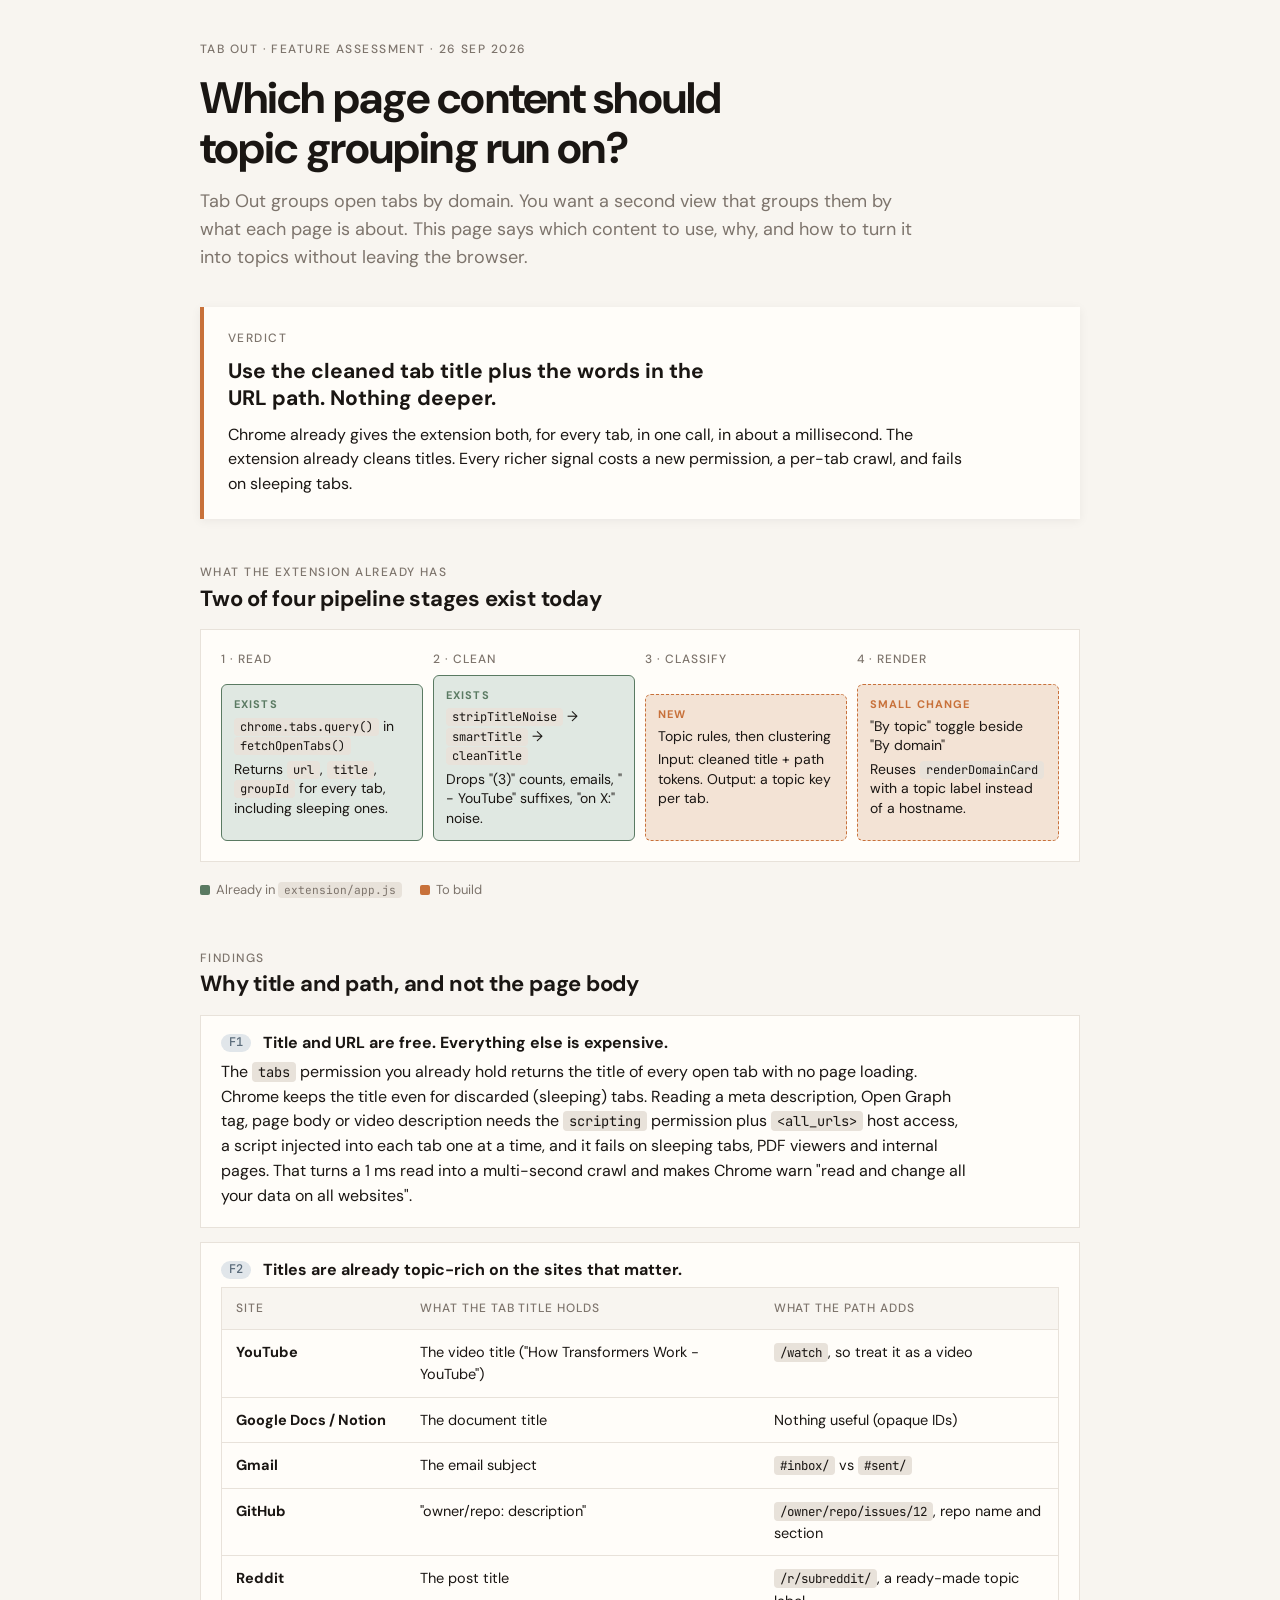
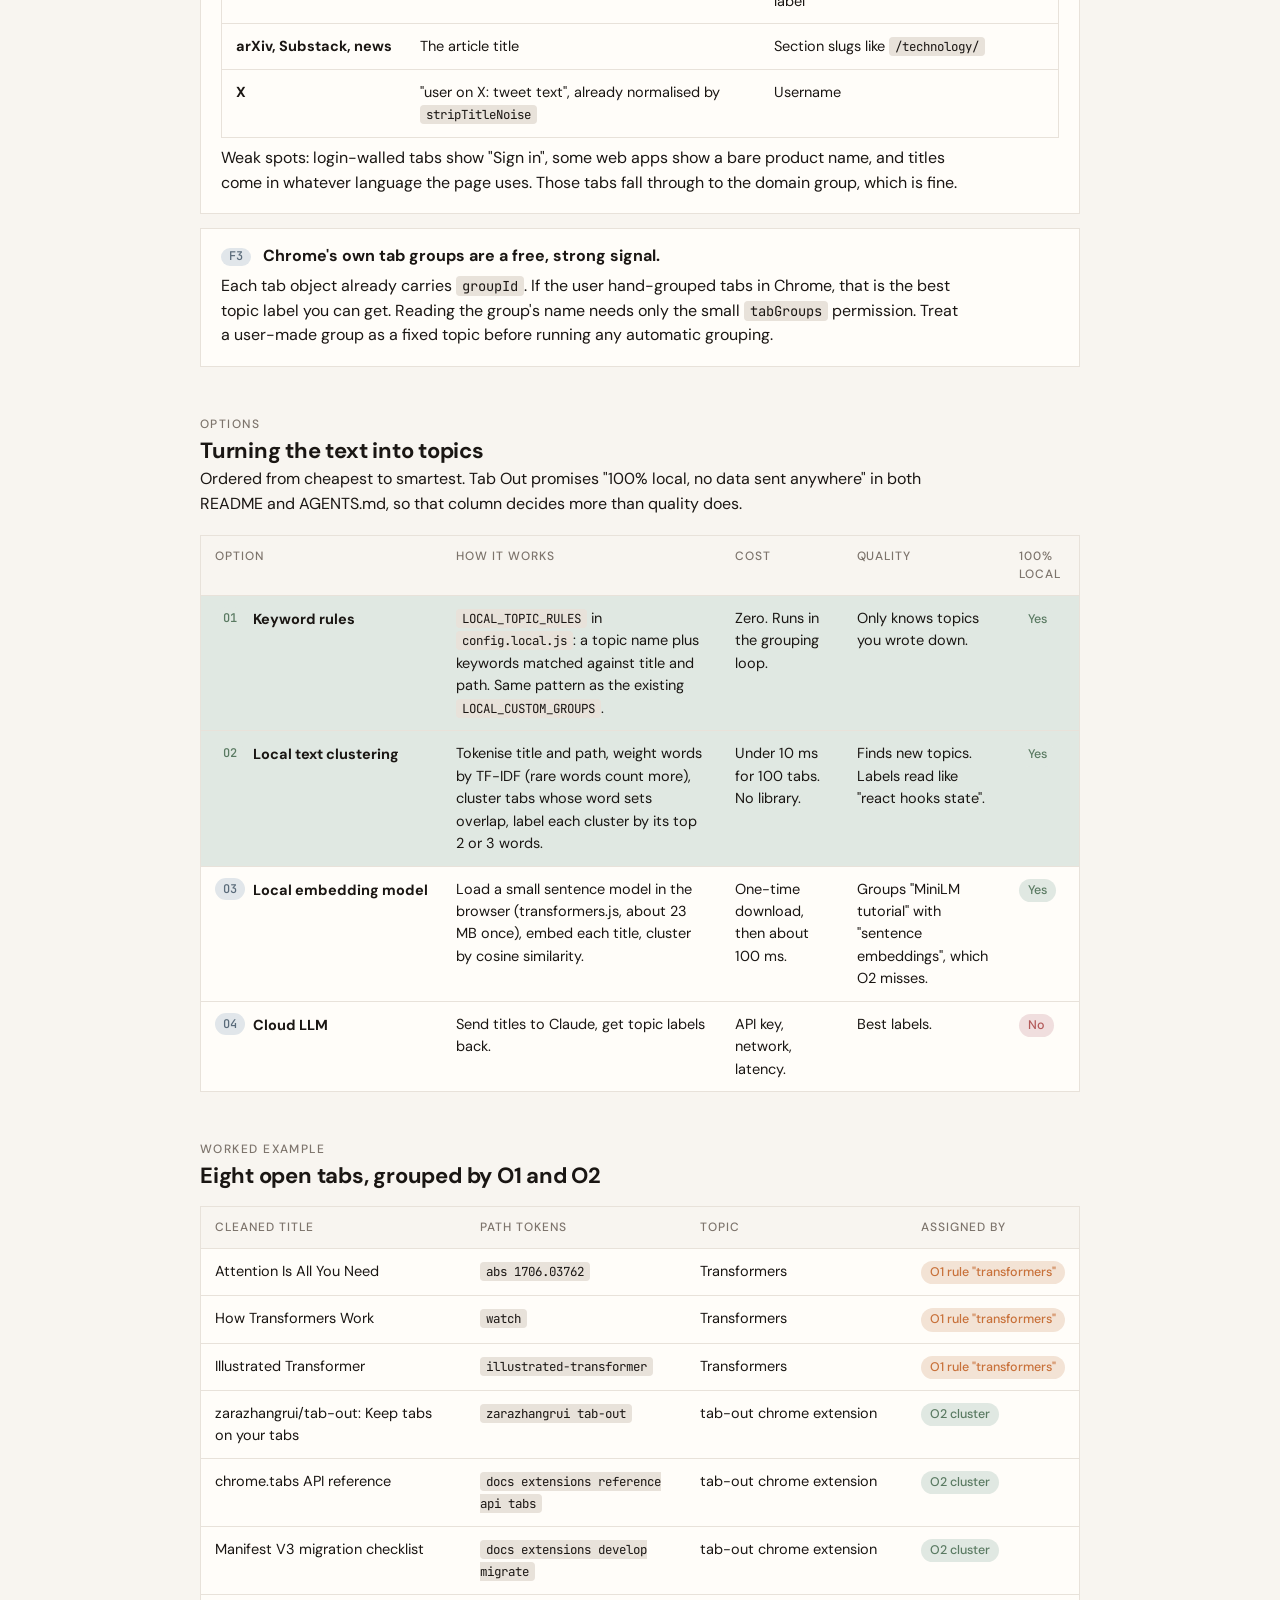
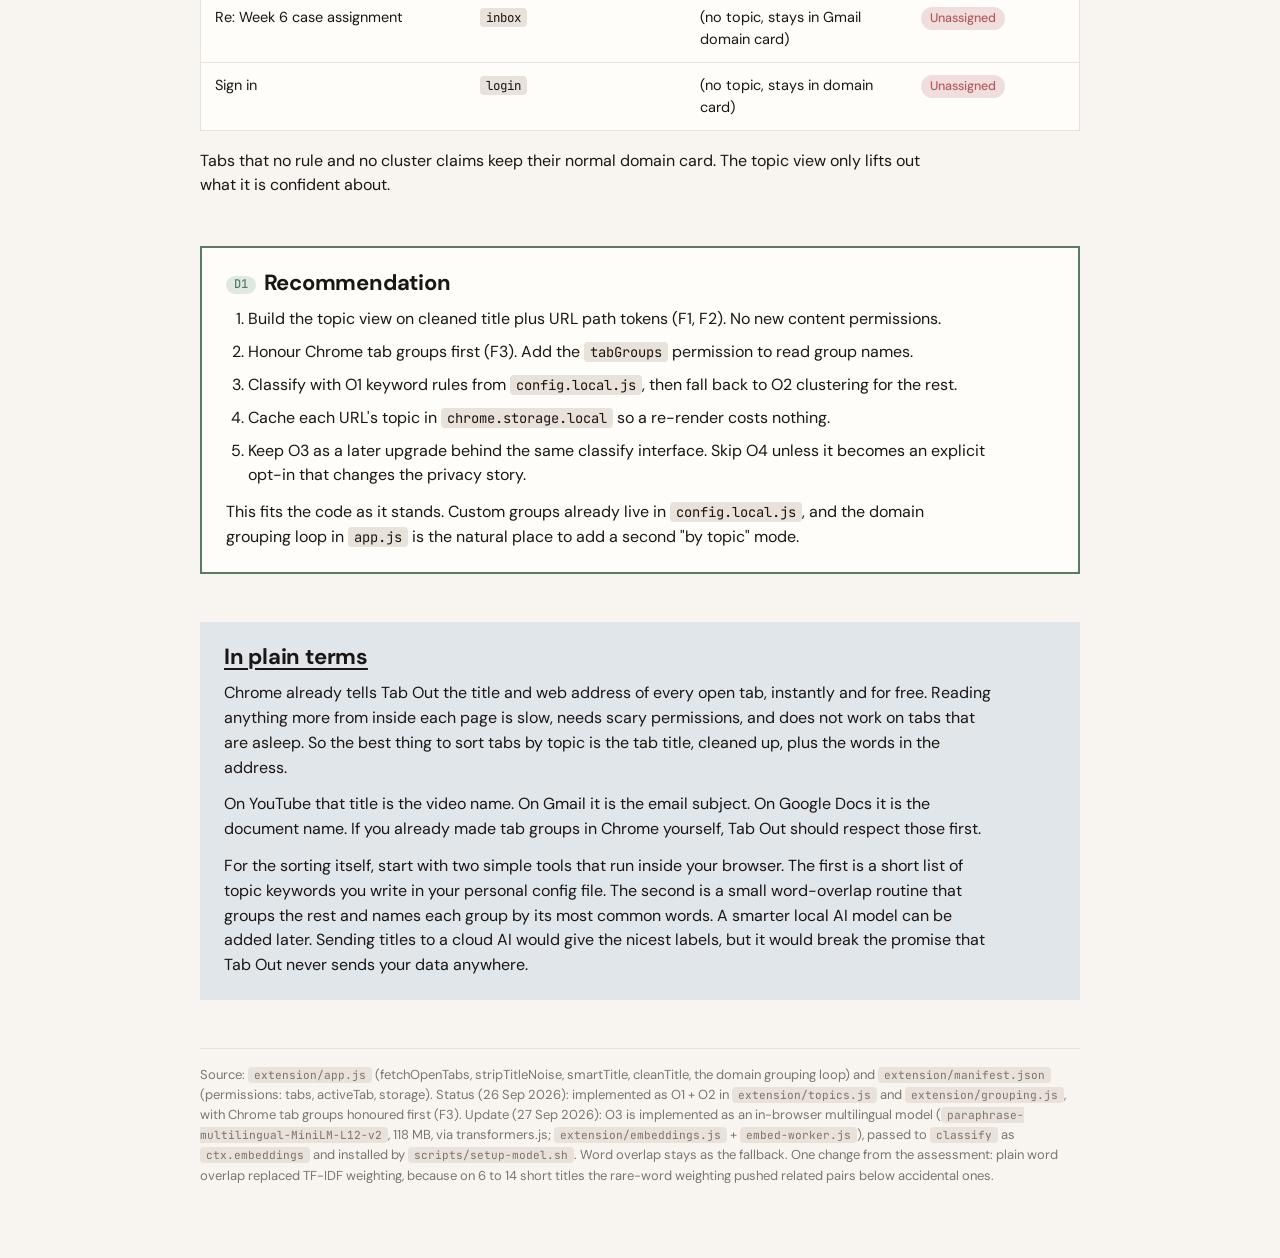
<file: docs/topic-grouping-assessment.html>
<!doctype html>
<html lang="en">
<head>
<meta charset="utf-8">
<meta name="viewport" content="width=device-width, initial-scale=1, viewport-fit=cover">
<title>Tab Out Topic Grouping</title>
<link rel="stylesheet" href="https://fonts.googleapis.com/css2?family=DM+Sans:ital,opsz,wght@0,9..40,400;0,9..40,500;0,9..40,700;1,9..40,400&family=JetBrains+Mono:wght@400;500&display=swap">
<style>
  :root {
    --ink: #1a1613;
    --paper: #f8f5f0;
    --card: #fffdf9;
    --warm-gray: #e8e2da;
    --muted: #7d746c;
    --amber: #c8713a;
    --sage: #5a7a62;
    --slate: #5a6b7a;
    --rose: #b35a5a;
    --amber-soft: #f3e3d5;
    --sage-soft: #e0e8e2;
    --rose-soft: #f0dede;
    --slate-soft: #e1e6ea;
    --shadow: rgba(26, 22, 19, 0.06);
  }
  @media (prefers-color-scheme: dark) {
    :root:not([data-theme="light"]) {
      color-scheme: dark;
      --ink: #ece6dd;
      --paper: #17140f;
      --card: #211c16;
      --warm-gray: #37302a;
      --muted: #a0968c;
      --amber: #e0925b;
      --sage: #86a88f;
      --slate: #8fa2b3;
      --rose: #d27a7a;
      --amber-soft: #3a2a1d;
      --sage-soft: #1f2b22;
      --rose-soft: #3a2323;
      --slate-soft: #232b32;
      --shadow: rgba(0, 0, 0, 0.35);
    }
  }
  :root[data-theme="dark"] {
    color-scheme: dark;
    --ink: #ece6dd;
    --paper: #17140f;
    --card: #211c16;
    --warm-gray: #37302a;
    --muted: #a0968c;
    --amber: #e0925b;
    --sage: #86a88f;
    --slate: #8fa2b3;
    --rose: #d27a7a;
    --amber-soft: #3a2a1d;
    --sage-soft: #1f2b22;
    --rose-soft: #3a2323;
    --slate-soft: #232b32;
    --shadow: rgba(0, 0, 0, 0.35);
  }

  body {
    margin: 0;
    background: var(--paper);
    color: var(--ink);
    font-family: 'DM Sans', system-ui, -apple-system, 'Segoe UI', sans-serif;
    font-size: 16px;
    line-height: 1.55;
    -webkit-font-smoothing: antialiased;
  }
  .wrap {
    max-width: 880px;
    margin: 0 auto;
    padding-block: 40px 72px;
    padding-inline: 20px;
  }
  h1, h2, h3 { text-wrap: balance; line-height: 1.15; margin: 0; }
  h1 { font-size: clamp(30px, 5vw, 44px); font-weight: 700; letter-spacing: -0.02em; }
  h2 { font-size: 22px; font-weight: 700; letter-spacing: -0.01em; }
  h3 { font-size: 16px; font-weight: 700; }
  p { margin: 0; max-width: 68ch; }
  code, .mono {
    font-family: 'JetBrains Mono', ui-monospace, SFMono-Regular, Menlo, monospace;
    font-size: 0.86em;
  }
  code { background: var(--warm-gray); padding: 1px 6px; border-radius: 4px; }
  .eyebrow {
    font-size: 12px; font-weight: 500; letter-spacing: 0.12em; text-transform: uppercase;
    color: var(--muted);
  }
  header { display: grid; gap: 14px; margin-bottom: 36px; }
  header p.lede { font-size: 18px; color: var(--muted); max-width: 60ch; }

  .verdict {
    background: var(--card);
    border-left: 4px solid var(--amber);
    box-shadow: 0 2px 10px var(--shadow);
    padding: 22px 24px;
    display: grid; gap: 10px;
    margin-bottom: 44px;
  }
  .verdict .big { font-size: 21px; font-weight: 700; line-height: 1.3; max-width: 32ch; }

  section { display: grid; gap: 18px; margin-bottom: 48px; }
  .sec-head { display: grid; gap: 4px; }

  .code-tag {
    display: inline-block; font-family: 'JetBrains Mono', monospace; font-size: 12px; font-weight: 500;
    padding: 2px 8px; border-radius: 999px; background: var(--slate-soft); color: var(--slate);
    margin-right: 8px; vertical-align: 2px;
  }
  .code-tag.amber { background: var(--amber-soft); color: var(--amber); }
  .code-tag.sage  { background: var(--sage-soft);  color: var(--sage); }

  .findings { display: grid; gap: 14px; }
  .finding {
    display: grid; gap: 8px;
    padding: 18px 20px; background: var(--card);
    border: 1px solid var(--warm-gray);
  }
  .finding h3 { display: flex; align-items: center; flex-wrap: wrap; gap: 4px; }

  /* pipeline diagram */
  .pipe {
    display: grid; grid-template-columns: repeat(4, minmax(0, 1fr)); gap: 10px;
    padding: 20px; background: var(--card); border: 1px solid var(--warm-gray);
    overflow-x: auto;
  }
  .step { display: grid; gap: 6px; min-width: 0; }
  .step .n { font-size: 12px; color: var(--muted); font-weight: 500; letter-spacing: 0.08em; text-transform: uppercase; }
  .step .box {
    padding: 12px; border-radius: 6px; font-size: 14px; line-height: 1.4;
    background: var(--paper); border: 1px solid var(--warm-gray);
    min-height: 92px; display: grid; align-content: start; gap: 4px;
  }
  .step .box.have { border-color: var(--sage); background: var(--sage-soft); }
  .step .box.new  { border-color: var(--amber); background: var(--amber-soft); border-style: dashed; }
  .step .tag { font-size: 11px; font-weight: 700; letter-spacing: 0.1em; text-transform: uppercase; }
  .step .box.have .tag { color: var(--sage); }
  .step .box.new  .tag { color: var(--amber); }
  .legend { display: flex; gap: 18px; flex-wrap: wrap; font-size: 13px; color: var(--muted); }
  .legend span::before { content: ''; display: inline-block; width: 10px; height: 10px; border-radius: 2px; margin-right: 6px; vertical-align: -1px; }
  .legend .h::before { background: var(--sage); }
  .legend .w::before { background: var(--amber); }

  /* title examples table */
  .tbl-wrap { overflow-x: auto; border: 1px solid var(--warm-gray); background: var(--card); }
  table { border-collapse: collapse; width: 100%; font-size: 14.5px; }
  th, td { text-align: left; padding: 11px 14px; border-bottom: 1px solid var(--warm-gray); vertical-align: top; }
  th { font-size: 12px; letter-spacing: 0.08em; text-transform: uppercase; color: var(--muted); font-weight: 500; background: var(--paper); }
  tr:last-child td { border-bottom: 0; }
  td.k { font-weight: 700; white-space: nowrap; }
  .pill { display: inline-block; padding: 2px 9px; border-radius: 999px; font-size: 12.5px; font-weight: 500; white-space: nowrap; }
  .pill.yes { background: var(--sage-soft); color: var(--sage); }
  .pill.no  { background: var(--rose-soft); color: var(--rose); }
  .pill.mid { background: var(--amber-soft); color: var(--amber); }
  .rec td { background: var(--sage-soft); }

  .decision {
    background: var(--card); border: 2px solid var(--sage);
    padding: 22px 24px; display: grid; gap: 12px;
  }
  .decision ol { margin: 0; padding-left: 22px; display: grid; gap: 8px; }
  .decision li { max-width: 68ch; }

  .plain {
    background: var(--slate-soft); padding: 22px 24px; display: grid; gap: 12px;
  }
  .plain h2 { text-decoration: underline; text-decoration-thickness: 2px; text-underline-offset: 4px; }
  .plain p { max-width: 70ch; }

  .foot { font-size: 13px; color: var(--muted); border-top: 1px solid var(--warm-gray); padding-top: 16px; }

  @media (max-width: 620px) {
    .pipe { grid-template-columns: 1fr 1fr; }
  }
</style>
</head>
<body>
<div class="wrap">
  <header>
    <div class="eyebrow">Tab Out · feature assessment · 26 Sep 2026</div>
    <h1>Which page content should topic grouping run on?</h1>
    <p class="lede">Tab Out groups open tabs by domain. You want a second view that groups them by what each page is about. This page says which content to use, why, and how to turn it into topics without leaving the browser.</p>
  </header>

  <div class="verdict">
    <div class="eyebrow">Verdict</div>
    <div class="big">Use the cleaned tab title plus the words in the URL path. Nothing deeper.</div>
    <p>Chrome already gives the extension both, for every tab, in one call, in about a millisecond. The extension already cleans titles. Every richer signal costs a new permission, a per-tab crawl, and fails on sleeping tabs.</p>
  </div>

  <section>
    <div class="sec-head">
      <div class="eyebrow">What the extension already has</div>
      <h2>Two of four pipeline stages exist today</h2>
    </div>
    <div class="pipe">
      <div class="step">
        <div class="n">1 · Read</div>
        <div class="box have">
          <span class="tag">Exists</span>
          <span><code>chrome.tabs.query()</code> in <code>fetchOpenTabs()</code></span>
          <span>Returns <code>url</code>, <code>title</code>, <code>groupId</code> for every tab, including sleeping ones.</span>
        </div>
      </div>
      <div class="step">
        <div class="n">2 · Clean</div>
        <div class="box have">
          <span class="tag">Exists</span>
          <span><code>stripTitleNoise</code> → <code>smartTitle</code> → <code>cleanTitle</code></span>
          <span>Drops "(3)" counts, emails, " - YouTube" suffixes, "on X:" noise.</span>
        </div>
      </div>
      <div class="step">
        <div class="n">3 · Classify</div>
        <div class="box new">
          <span class="tag">New</span>
          <span>Topic rules, then clustering</span>
          <span>Input: cleaned title + path tokens. Output: a topic key per tab.</span>
        </div>
      </div>
      <div class="step">
        <div class="n">4 · Render</div>
        <div class="box new">
          <span class="tag">Small change</span>
          <span>"By topic" toggle beside "By domain"</span>
          <span>Reuses <code>renderDomainCard</code> with a topic label instead of a hostname.</span>
        </div>
      </div>
    </div>
    <div class="legend"><span class="h">Already in <code>extension/app.js</code></span><span class="w">To build</span></div>
  </section>

  <section>
    <div class="sec-head">
      <div class="eyebrow">Findings</div>
      <h2>Why title and path, and not the page body</h2>
    </div>
    <div class="findings">
      <div class="finding">
        <h3><span class="code-tag">F1</span> Title and URL are free. Everything else is expensive.</h3>
        <p>The <code>tabs</code> permission you already hold returns the title of every open tab with no page loading. Chrome keeps the title even for discarded (sleeping) tabs. Reading a meta description, Open Graph tag, page body or video description needs the <code>scripting</code> permission plus <code>&lt;all_urls&gt;</code> host access, a script injected into each tab one at a time, and it fails on sleeping tabs, PDF viewers and internal pages. That turns a 1 ms read into a multi-second crawl and makes Chrome warn "read and change all your data on all websites".</p>
      </div>
      <div class="finding">
        <h3><span class="code-tag">F2</span> Titles are already topic-rich on the sites that matter.</h3>
        <div class="tbl-wrap">
          <table>
            <thead><tr><th>Site</th><th>What the tab title holds</th><th>What the path adds</th></tr></thead>
            <tbody>
              <tr><td class="k">YouTube</td><td>The video title ("How Transformers Work - YouTube")</td><td><code>/watch</code>, so treat it as a video</td></tr>
              <tr><td class="k">Google Docs / Notion</td><td>The document title</td><td>Nothing useful (opaque IDs)</td></tr>
              <tr><td class="k">Gmail</td><td>The email subject</td><td><code>#inbox/</code> vs <code>#sent/</code></td></tr>
              <tr><td class="k">GitHub</td><td>"owner/repo: description"</td><td><code>/owner/repo/issues/12</code>, repo name and section</td></tr>
              <tr><td class="k">Reddit</td><td>The post title</td><td><code>/r/subreddit/</code>, a ready-made topic label</td></tr>
              <tr><td class="k">arXiv, Substack, news</td><td>The article title</td><td>Section slugs like <code>/technology/</code></td></tr>
              <tr><td class="k">X</td><td>"user on X: tweet text", already normalised by <code>stripTitleNoise</code></td><td>Username</td></tr>
            </tbody>
          </table>
        </div>
        <p>Weak spots: login-walled tabs show "Sign in", some web apps show a bare product name, and titles come in whatever language the page uses. Those tabs fall through to the domain group, which is fine.</p>
      </div>
      <div class="finding">
        <h3><span class="code-tag">F3</span> Chrome's own tab groups are a free, strong signal.</h3>
        <p>Each tab object already carries <code>groupId</code>. If the user hand-grouped tabs in Chrome, that is the best topic label you can get. Reading the group's name needs only the small <code>tabGroups</code> permission. Treat a user-made group as a fixed topic before running any automatic grouping.</p>
      </div>
    </div>
  </section>

  <section>
    <div class="sec-head">
      <div class="eyebrow">Options</div>
      <h2>Turning the text into topics</h2>
      <p>Ordered from cheapest to smartest. Tab Out promises "100% local, no data sent anywhere" in both README and AGENTS.md, so that column decides more than quality does.</p>
    </div>
    <div class="tbl-wrap">
      <table>
        <thead><tr><th>Option</th><th>How it works</th><th>Cost</th><th>Quality</th><th>100% local</th></tr></thead>
        <tbody>
          <tr class="rec">
            <td class="k"><span class="code-tag sage">O1</span>Keyword rules</td>
            <td><code>LOCAL_TOPIC_RULES</code> in <code>config.local.js</code>: a topic name plus keywords matched against title and path. Same pattern as the existing <code>LOCAL_CUSTOM_GROUPS</code>.</td>
            <td>Zero. Runs in the grouping loop.</td>
            <td>Only knows topics you wrote down.</td>
            <td><span class="pill yes">Yes</span></td>
          </tr>
          <tr class="rec">
            <td class="k"><span class="code-tag sage">O2</span>Local text clustering</td>
            <td>Tokenise title and path, weight words by TF-IDF (rare words count more), cluster tabs whose word sets overlap, label each cluster by its top 2 or 3 words.</td>
            <td>Under 10 ms for 100 tabs. No library.</td>
            <td>Finds new topics. Labels read like "react hooks state".</td>
            <td><span class="pill yes">Yes</span></td>
          </tr>
          <tr>
            <td class="k"><span class="code-tag">O3</span>Local embedding model</td>
            <td>Load a small sentence model in the browser (transformers.js, about 23 MB once), embed each title, cluster by cosine similarity.</td>
            <td>One-time download, then about 100 ms.</td>
            <td>Groups "MiniLM tutorial" with "sentence embeddings", which O2 misses.</td>
            <td><span class="pill yes">Yes</span></td>
          </tr>
          <tr>
            <td class="k"><span class="code-tag">O4</span>Cloud LLM</td>
            <td>Send titles to Claude, get topic labels back.</td>
            <td>API key, network, latency.</td>
            <td>Best labels.</td>
            <td><span class="pill no">No</span></td>
          </tr>
        </tbody>
      </table>
    </div>
  </section>

  <section>
    <div class="sec-head">
      <div class="eyebrow">Worked example</div>
      <h2>Eight open tabs, grouped by O1 and O2</h2>
    </div>
    <div class="tbl-wrap">
      <table>
        <thead><tr><th>Cleaned title</th><th>Path tokens</th><th>Topic</th><th>Assigned by</th></tr></thead>
        <tbody>
          <tr><td>Attention Is All You Need</td><td><code>abs 1706.03762</code></td><td>Transformers</td><td><span class="pill mid">O1 rule "transformers"</span></td></tr>
          <tr><td>How Transformers Work</td><td><code>watch</code></td><td>Transformers</td><td><span class="pill mid">O1 rule "transformers"</span></td></tr>
          <tr><td>Illustrated Transformer</td><td><code>illustrated-transformer</code></td><td>Transformers</td><td><span class="pill mid">O1 rule "transformers"</span></td></tr>
          <tr><td>zarazhangrui/tab-out: Keep tabs on your tabs</td><td><code>zarazhangrui tab-out</code></td><td>tab-out chrome extension</td><td><span class="pill yes">O2 cluster</span></td></tr>
          <tr><td>chrome.tabs API reference</td><td><code>docs extensions reference api tabs</code></td><td>tab-out chrome extension</td><td><span class="pill yes">O2 cluster</span></td></tr>
          <tr><td>Manifest V3 migration checklist</td><td><code>docs extensions develop migrate</code></td><td>tab-out chrome extension</td><td><span class="pill yes">O2 cluster</span></td></tr>
          <tr><td>Re: Week 6 case assignment</td><td><code>inbox</code></td><td>(no topic, stays in Gmail domain card)</td><td><span class="pill no">Unassigned</span></td></tr>
          <tr><td>Sign in</td><td><code>login</code></td><td>(no topic, stays in domain card)</td><td><span class="pill no">Unassigned</span></td></tr>
        </tbody>
      </table>
    </div>
    <p>Tabs that no rule and no cluster claims keep their normal domain card. The topic view only lifts out what it is confident about.</p>
  </section>

  <section>
    <div class="decision">
      <h2><span class="code-tag sage">D1</span>Recommendation</h2>
      <ol>
        <li>Build the topic view on cleaned title plus URL path tokens (F1, F2). No new content permissions.</li>
        <li>Honour Chrome tab groups first (F3). Add the <code>tabGroups</code> permission to read group names.</li>
        <li>Classify with O1 keyword rules from <code>config.local.js</code>, then fall back to O2 clustering for the rest.</li>
        <li>Cache each URL's topic in <code>chrome.storage.local</code> so a re-render costs nothing.</li>
        <li>Keep O3 as a later upgrade behind the same classify interface. Skip O4 unless it becomes an explicit opt-in that changes the privacy story.</li>
      </ol>
      <p>This fits the code as it stands. Custom groups already live in <code>config.local.js</code>, and the domain grouping loop in <code>app.js</code> is the natural place to add a second "by topic" mode.</p>
    </div>
  </section>

  <section>
    <div class="plain">
      <h2>In plain terms</h2>
      <p>Chrome already tells Tab Out the title and web address of every open tab, instantly and for free. Reading anything more from inside each page is slow, needs scary permissions, and does not work on tabs that are asleep. So the best thing to sort tabs by topic is the tab title, cleaned up, plus the words in the address.</p>
      <p>On YouTube that title is the video name. On Gmail it is the email subject. On Google Docs it is the document name. If you already made tab groups in Chrome yourself, Tab Out should respect those first.</p>
      <p>For the sorting itself, start with two simple tools that run inside your browser. The first is a short list of topic keywords you write in your personal config file. The second is a small word-overlap routine that groups the rest and names each group by its most common words. A smarter local AI model can be added later. Sending titles to a cloud AI would give the nicest labels, but it would break the promise that Tab Out never sends your data anywhere.</p>
    </div>
  </section>

  <div class="foot">Source: <code>extension/app.js</code> (fetchOpenTabs, stripTitleNoise, smartTitle, cleanTitle, the domain grouping loop) and <code>extension/manifest.json</code> (permissions: tabs, activeTab, storage). Status (26 Sep 2026): implemented as O1 + O2 in <code>extension/topics.js</code> and <code>extension/grouping.js</code>, with Chrome tab groups honoured first (F3). Update (27 Sep 2026): O3 is implemented as an in-browser multilingual model (<code>paraphrase-multilingual-MiniLM-L12-v2</code>, 118 MB, via transformers.js; <code>extension/embeddings.js</code> + <code>embed-worker.js</code>), passed to <code>classify</code> as <code>ctx.embeddings</code> and installed by <code>scripts/setup-model.sh</code>. Word overlap stays as the fallback. One change from the assessment: plain word overlap replaced TF-IDF weighting, because on 6 to 14 short titles the rare-word weighting pushed related pairs below accidental ones.</div>
</div>

</body>
</html>
</file>
